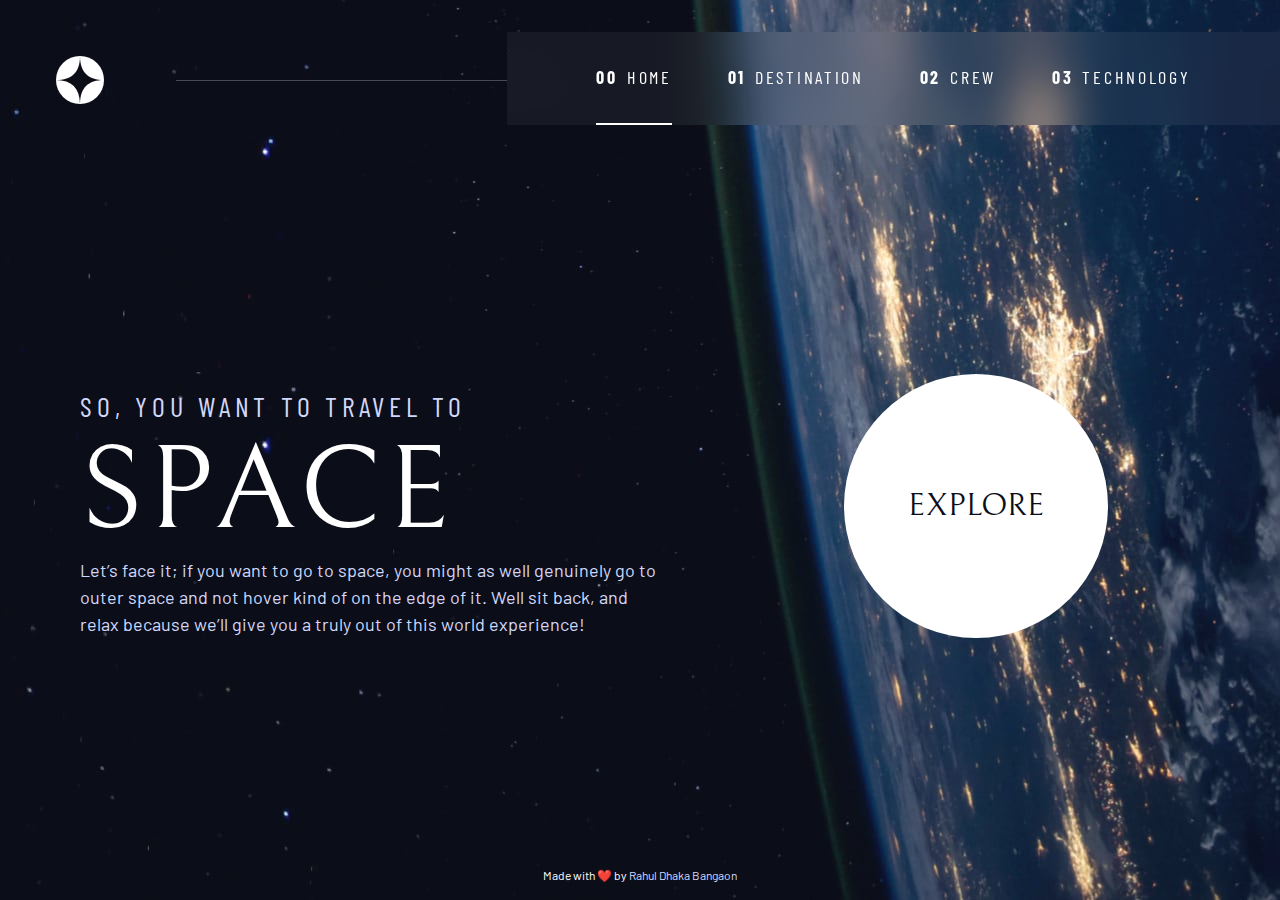
<file: index.html>
<!DOCTYPE html>
<html lang="en">
<head>
  <meta charset="UTF-8">
  <meta name="viewport" content="width=device-width, initial-scale=1.0">

  <link rel="icon" type="image/png" sizes="32x32" href="assets/favicon-32x32.png">
  <!-- Google fonts -->
  <link rel="preconnect" href="https://fonts.googleapis.com">
  <link rel="preconnect" href="https://fonts.gstatic.com" crossorigin>
  <link href="https://fonts.googleapis.com/css2?family=Barlow+Condensed:wght@400;700&family=Bellefair&family=Barlow:wght@400;700&display=swap"
      rel="stylesheet">
      
  <!-- Our custom CSS -->
  <link rel="stylesheet" href="index.css">
  <title>Frontend Mentor | Space tourism website</title>

  <!-- JavaScript -->
  <script src="./navigation.js" defer></script>

</head>
<body class="home">
        <header class="primary-header flex">
            <!-- logo -->
            <div class="logo">
                <img src="./assets/shared/logo.svg" alt="space tourism logo">
            </div>
            <!-- hamburg button for mobile -->
            <button class="mobile-nav-toggle" aria-controls="primary-navigation" aria-expanded="false"><span class="sr-only">Menu</span></button>
            <!-- navbar -->
            <nav>
                <ul id="primary-navigation" data-visible="false" class="primary-navigation underline-indicators flex">
                    <li class="active"><a class="ff-sans-cond uppercase text-white letter-spacing-2" href="index.html"><span aria-hidden="true">00</span>Home</a>
                    <li><a class="ff-sans-cond uppercase text-white letter-spacing-2" href="destination.html"><span aria-hidden="true">01</span>Destination</a>
                    <li><a class="ff-sans-cond uppercase text-white letter-spacing-2" href="crew.html"><span aria-hidden="true">02</span>Crew</a>
                    <li><a class="ff-sans-cond uppercase text-white letter-spacing-2" href="technology.html"><span aria-hidden="true">03</span>Technology</a>
                </ul>
            </nav>
        </header>
        <main class="grid-container grid-container--home">
            <div>
            <h1 class="text-accent ff-sans-cond fs-500 letter-spacing-1 uppercase">So, you want to travel to <span class="d-block text-white ff-serif fs-900">Space</span></h1>
            <p class="text-accent ff-sans-normal">Let’s face it; if you want to go to space, you might as well genuinely go to 
                outer space and not hover kind of on the edge of it. Well sit back, and relax 
                because we’ll give you a truly out of this world experience!
            </p>
            </div>
            <div>
            <a href="destination.html" class="large-button ff-serif uppercase text-dark bg-white">Explore</a>
            </div>
        </main>
        <footer class="primary-footer ff-sans-normal">Made with ❤️ by <a href="https://www.linkedin.com/in/rahulbangaon/" target="_blank">Rahul Dhaka Bangaon</a></footer>

  

</body>
</html>
</file>
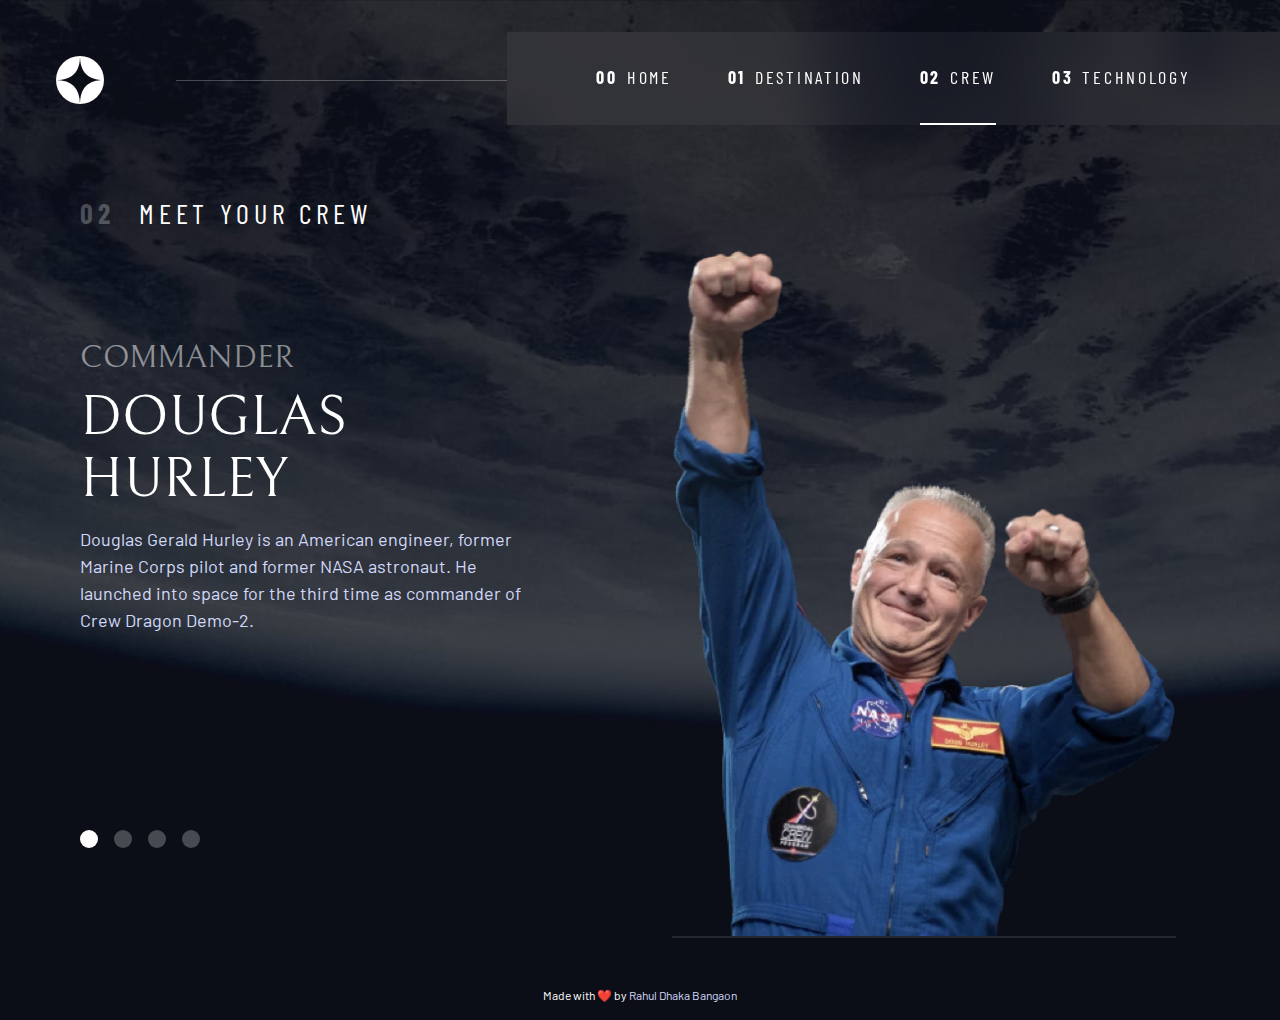
<file: crew.html>
<!DOCTYPE html>
<html lang="en">
<head>
  <meta charset="UTF-8">
  <meta name="viewport" content="width=device-width, initial-scale=1.0">

  <link rel="icon" type="image/png" sizes="32x32" href="assets/favicon-32x32.png">
  <!-- Google fonts -->
  <link rel="preconnect" href="https://fonts.googleapis.com">
  <link rel="preconnect" href="https://fonts.gstatic.com" crossorigin>
  <link href="https://fonts.googleapis.com/css2?family=Barlow+Condensed:wght@400;700&family=Bellefair&family=Barlow:wght@400;700&display=swap"
      rel="stylesheet">
      
  <!-- Our custom CSS -->
  <link rel="stylesheet" href="index.css">
  <title>Frontend Mentor | Space tourism website</title>

  <!-- JavaScript -->
  <script src="./navigation.js" defer></script>
  <script src="./tabs.js" defer></script>

</head>
<body class="crew">
    <header class="primary-header flex">
        <!-- logo -->
        <div class="logo">
            <img src="./assets/shared/logo.svg" alt="space tourism logo" >
        </div>
        <!-- hamburg button for mobile -->
        <button class="mobile-nav-toggle" aria-controls="primary-navigation" aria-expanded="false"><span class="sr-only">Menu</span></button>
        <!-- navbar -->
        <nav>
            <ul id="primary-navigation" data-visible="false" class="primary-navigation underline-indicators flex">
                <li><a class="ff-sans-cond uppercase text-white letter-spacing-2" href="index.html"><span aria-hidden="true">00</span>Home</a>
                <li><a class="ff-sans-cond uppercase text-white letter-spacing-2" href="destination.html"><span aria-hidden="true">01</span>Destination</a>
                <li class="active"><a class="ff-sans-cond uppercase text-white letter-spacing-2" href="crew.html"><span aria-hidden="true">02</span>Crew</a>
                <li><a class="ff-sans-cond uppercase text-white letter-spacing-2" href="technology.html"><span aria-hidden="true">03</span>Technology</a>
            </ul>
        </nav>
    </header>
    <main class="grid-container grid-container--crew flow">

        <h1 class="numbered-title"><span aria-hidden="true">02</span> Meet your crew</h1>

        <!--crew image-->

        <!-- commander -->
        <picture id="commander-image">
            <source srcset="./assets/crew/image-douglas-hurley.webp" type="image/webp">
            <img src="./assets/crew/image-douglas-hurley.png" alt="image-douglas-hurley">
        </picture>

        <!-- misson specialist -->
        <picture id="specialist-image" hidden>
            <source srcset="./assets/crew/image-mark-shuttleworth.webp" type="image/webp">
            <img src="./assets/crew/image-mark-shuttleworth.png" alt="image-mark-shuttleworth">
        </picture>

        <!-- pilot -->
        <picture id="pilot-image" hidden>
            <source srcset="./assets/crew/image-victor-glover.webp" type="image/webp">
            <img src="./assets/crew/image-victor-glover.png" alt="image-victor-glover">
        </picture>

        <!-- flight engineer -->
        <picture id="engineer-image" hidden>
            <source srcset="./assets/crew/image-anousheh-ansari.webp" type="image/webp">
            <img src="./assets/crew/image-anousheh-ansari.png" alt="image-anousheh-ansari">
        </picture>

        <!-- dot indicators -->

        <div class="dot-indicators flex" role="tablist">
            <button aria-selected="true" role="tab" aria-controls="commander-tab" data-image="commander-image"><span class="sr-only">The Commander</span></button>
            <button aria-selected="false" role="tab" aria-controls="specialist-tab" data-image="specialist-image"><span class="sr-only">The Mission Specialist</span></button>
            <button aria-selected="false" role="tab" aria-controls="pilot-tab" data-image="pilot-image"><span class="sr-only">The Pilot</span></button>
            <button aria-selected="false" role="tab" aria-controls="engineer-tab" data-image="engineer-image"><span class="sr-only">The Crew Engineer</span></button>
        </div>


        <!-- ------------ -->
        <!--   content    -->
        <!-- ------------ -->

        <!-- commander -->
        <article  id="commander-tab" class="crew-details content flow" role="tabpanel">
            <header class="flow flow--space-small">
                <h2 class="text-accent fs-600 ff-serif uppercase">Commander</h2>
                <p class="fs-700 uppercase ff-serif">Douglas Hurley</p>
            </header>
            <p class="text-accent">Douglas Gerald Hurley is an American engineer, former Marine Corps pilot 
            and former NASA astronaut. He launched into space for the third time as 
            commander of Crew Dragon Demo-2.</p>
        </article>

        <!-- misson specialist -->
        <article hidden id="specialist-tab" class="crew-details  content flow" role="tabpanel">
            <header class="flow flow--space-small">
                <h2 class="text-accent fs-600 ff-serif uppercase">Mission Specialist</h2>
                <p class="fs-700 uppercase ff-serif">Mark Shuttleworth</p>
            </header>
            <p class="text-accent"> Mark Richard Shuttleworth is the founder and CEO of Canonical, the company behind 
            the Linux-based Ubuntu operating system. Shuttleworth became the first South 
            African to travel to space as a space tourist.</p>
        </article>

        <!-- pilot -->
        <article hidden id="pilot-tab" class="crew-details content flow" role="tabpanel">
            <header class="flow flow--space-small">
                <h2 class="text-accent fs-600 ff-serif uppercase">Pilot</h2>
                <p class="fs-700 uppercase ff-serif">Victor Glover</p>
            </header>
            <p class="text-accent">Pilot on the first operational flight of the SpaceX Crew Dragon to the 
                International Space Station. Glover is a commander in the U.S. Navy where 
                he pilots an F/A-18.He was a crew member of Expedition 64, and served as a 
                station systems flight engineer. </p>
        </article>

        <!-- flight engineer -->
        <article hidden id="engineer-tab" class="crew-details content flow" role="tabpanel">
            <header class="flow flow--space-small">
                <h2 class="text-accent fs-600 ff-serif uppercase">Flight Engineer</h2>
                <p class="fs-700 uppercase ff-serif">Anousheh Ansari</p>
            </header>
            <p class="text-accent">Anousheh Ansari is an Iranian American engineer and co-founder of Prodea Systems. 
                Ansari was the fourth self-funded space tourist, the first self-funded woman to 
                fly to the ISS, and the first Iranian in space.</p>
        </article>


    </main>

    <footer class="primary-footer ff-sans-normal">Made with ❤️ by <a href="https://www.linkedin.com/in/rahulbangaon/" target="_blank">Rahul Dhaka Bangaon</a></footer>


</body>
</html>
</file>
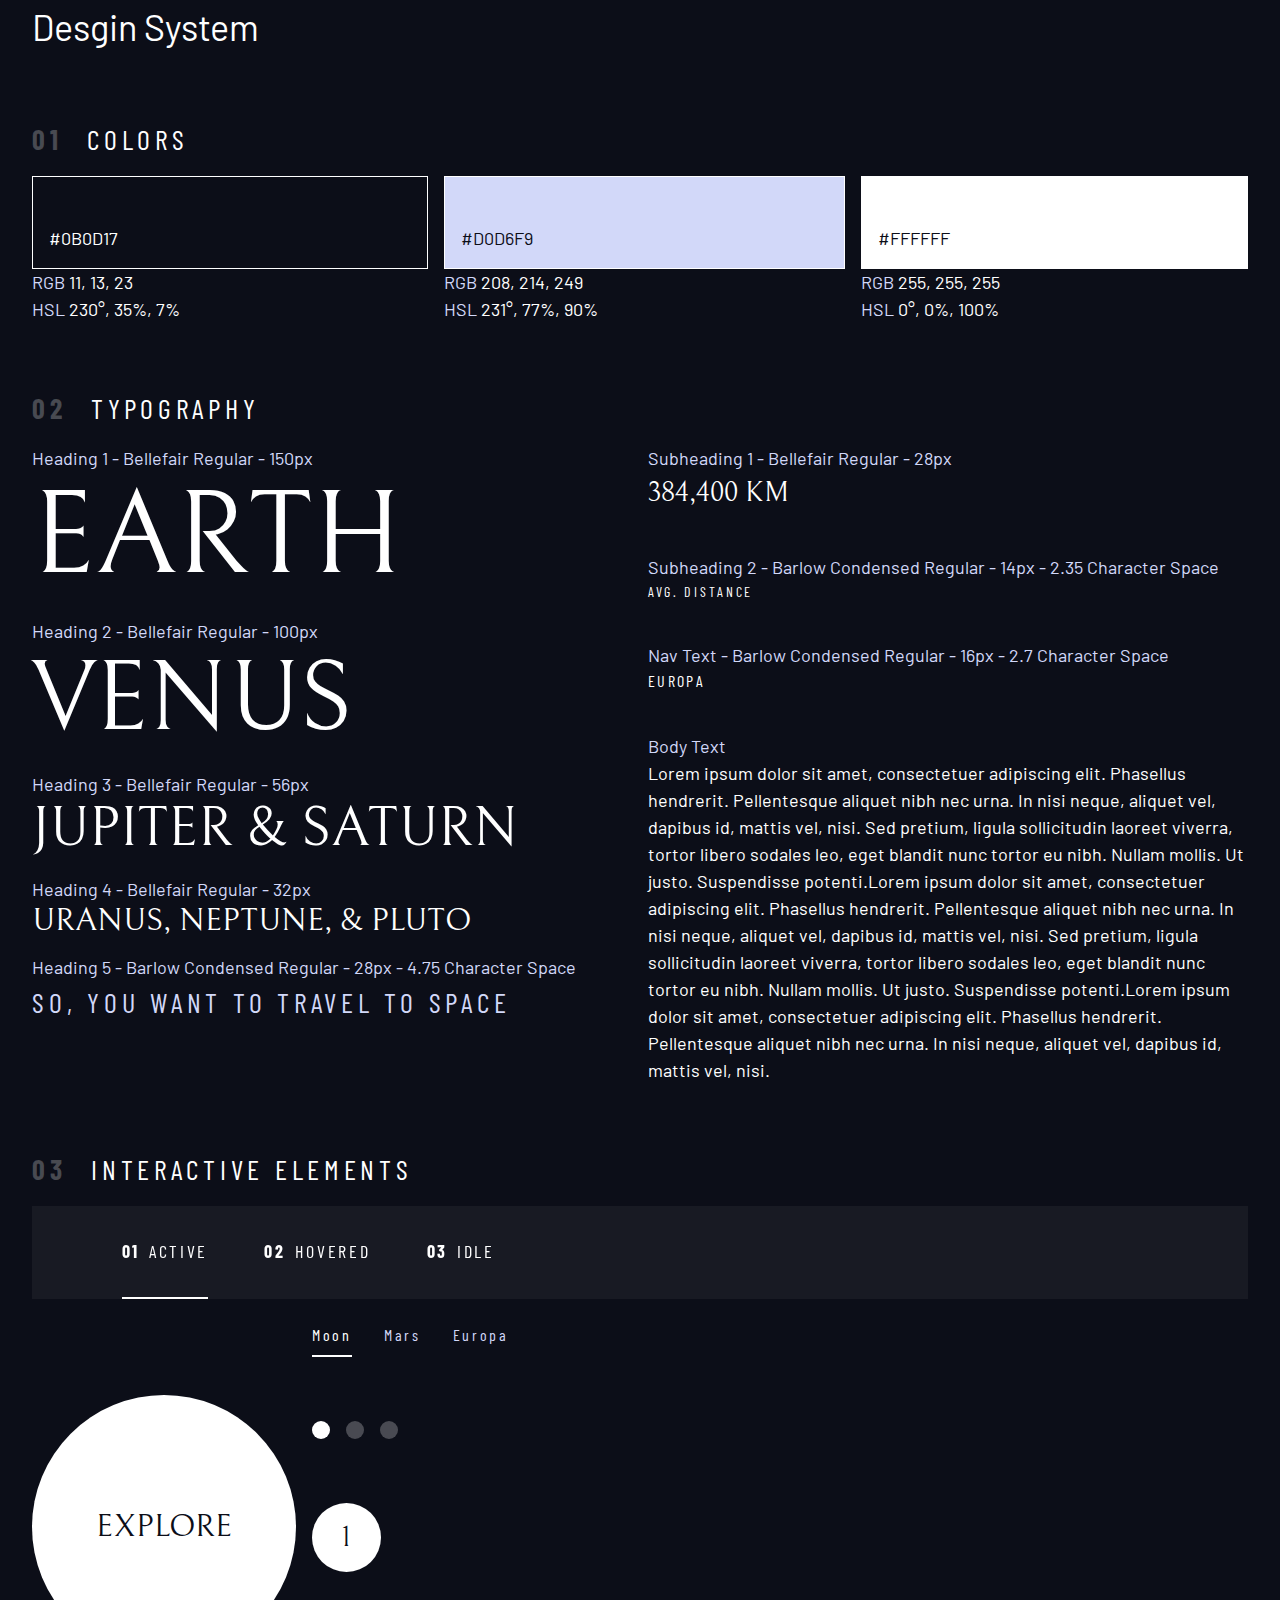
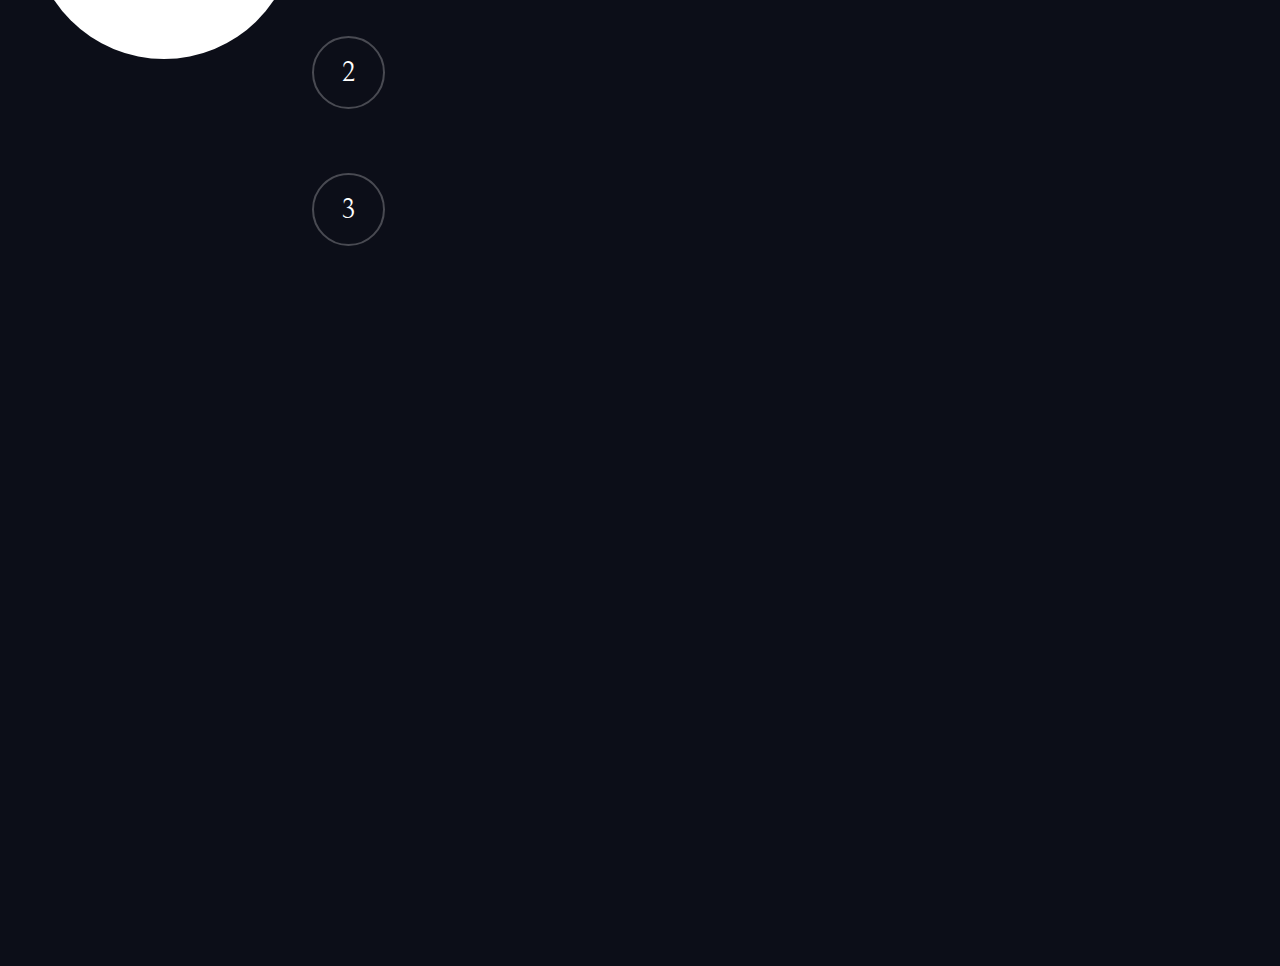
<file: designSystem.html>
<html>
    <head>
        <title>Desgin System</title>
        <!-- Google fonts -->
        <link rel="preconnect" href="https://fonts.googleapis.com">
        <link rel="preconnect" href="https://fonts.gstatic.com" crossorigin>
        <link href="https://fonts.googleapis.com/css2?family=Barlow+Condensed:wght@400;700&family=Bellefair&family=Barlow:wght@400;700&display=swap"
            rel="stylesheet">
        <!-- CSS -->
        <link rel="stylesheet" href="index.css">
    </head>
    <body>
        
        <div class="container">
            <h1>Desgin System</h1>
            <!-- color section -->
            <section class="flow" id="colors" style="margin: 4rem 0">
                <h2 class="numbered-title"><span>01</span> colors</h2>
                <div class="flex">
                    <div style="flex-grow: 1;">
                        <div class="bg-dark text-white" style="padding: 3rem 1rem 1rem; border: 1px solid white">#0B0D17</div>
                        <p><span class="text-accent">RGB</span> 11, 13, 23</p>
                        <p><span class="text-accent">HSL</span> 230°, 35%, 7%</p>
                    </div>
                    <div style="flex-grow: 1;">
                        <div class="bg-accent text-dark" style="padding: 3rem 1rem 1rem; border: 1px solid white">#D0D6F9</div>
                        <p><span class="text-accent">RGB</span> 208, 214, 249</p>
                        <p><span class="text-accent">HSL</span> 231°, 77%, 90%</p>
                    </div>
                    <div style="flex-grow: 1;">
                        <div class="bg-white text-dark" style="padding: 3rem 1rem 1rem; border: 1px solid white;">#FFFFFF</div>
                        <p><span class="text-accent">RGB</span> 255, 255, 255</p>
                        <p><span class="text-accent">HSL</span> 0°, 0%, 100%</p>
                    </div>
                </div>
            </section>

            <!-- Typography -->

            <section class="flow" id="typography"  style="margin: 4rem 0">
                <h2 class="numbered-title"><span>02 </span>Typography</h2>
                <div class="flex">
                    <div class="flow" style="flex-basis: 100%">
                        <div> 
                            <p class="text-accent">Heading 1 - Bellefair Regular - 150px</p>
                            <p class="ff-serif fs-900 uppercase">Earth</p>
                        </div>
                        <div> 
                            <p class="text-accent">Heading 2 - Bellefair Regular - 100px</p>
                            <p class="ff-serif fs-800 uppercase">Venus</p>
                        </div>
                        <div> 
                            <p class="text-accent">Heading 3 - Bellefair Regular - 56px</p>
                            <p class="ff-serif fs-700 uppercase">Jupiter & Saturn</p>
                        </div>
                        <div> 
                            <p class="text-accent">Heading 4 - Bellefair Regular - 32px</p>
                            <p class="ff-serif fs-600 uppercase">Uranus, Neptune, & Pluto</p>
                        </div>
                        <div> 
                            <p class="text-accent">Heading 5 - Barlow Condensed Regular - 28px - 4.75 Character Space</p>
                            <p class="text-accent ff-sans-cond fs-500 uppercase letter-spacing-1">So, you want to travel to space</p>
                        </div>
                    
                    </div>
                    
                    <div class="flow" style="flex-basis: 100%; --flow-space:2.5rem;">
                        <div> 
                            <p class="text-accent">Subheading 1 - Bellefair Regular - 28px</p>
                            <p class="ff-serif fs-500 uppercase">384,400 km</p>
                        </div>
                        <div> 
                            <p class="text-accent">Subheading 2 - Barlow Condensed Regular - 14px - 2.35 Character Space</p>
                            <p class="ff-sans-cond fs-200 uppercase letter-spacing-2">Avg. Distance</p>
                        </div>
                        <div> 
                            <p class="text-accent">Nav Text - Barlow Condensed Regular - 16px - 2.7 Character Space</p>
                            <p class="ff-sans-cond fs-300 uppercase letter-spacing-3">Europa</p>
                        </div>
                        <div> 
                            <p class="text-accent">Body Text</p>
                            <p class="ff-sans-normal fs-400">Lorem ipsum dolor sit amet, consectetuer adipiscing elit. Phasellus hendrerit. Pellentesque aliquet nibh nec urna. In nisi neque, aliquet vel, dapibus id, mattis vel, nisi. Sed pretium, ligula sollicitudin laoreet viverra, tortor libero sodales leo, eget blandit nunc tortor eu nibh. Nullam mollis. Ut justo. Suspendisse potenti.Lorem ipsum dolor sit amet, consectetuer adipiscing elit. Phasellus hendrerit. Pellentesque aliquet nibh nec urna. In nisi neque, aliquet vel, dapibus id, mattis vel, nisi. Sed pretium, ligula sollicitudin laoreet viverra, tortor libero sodales leo, eget blandit nunc tortor eu nibh. Nullam mollis. Ut justo. Suspendisse potenti.Lorem ipsum dolor sit amet, consectetuer adipiscing elit. Phasellus hendrerit. Pellentesque aliquet nibh nec urna. In nisi neque, aliquet vel, dapibus id, mattis vel, nisi. </p>
                        </div>
                    </div>
                </div>
            </section>

            <!-- Interactive Elements -->
            <section class="flow" id="interactive-elements">
                <h2 class="numbered-title"><span>03</span> Interactive elements</h2>
                
                <!-- navigation -->
                <div>
                    <nav>
                        <ul class="primary-navigation underline-indicators flex">
                            <li class="active"><a class="ff-sans-cond uppercase text-white letter-spacing-2" href="#"><span>01</span>Active</a>
                            <li><a class="ff-sans-cond uppercase text-white letter-spacing-2" href="#"><span>02</span>Hovered</a>
                            <li><a class="ff-sans-cond uppercase text-white letter-spacing-2" href="#"><span>03</span>Idle</a>
                        </ul>
                    </nav>
                </div>
                
                <div class="flex">
                    <div style="margin-top: 5rem;">
                        <!-- explore button -->
                        <a href="#" class="large-button ff-serif fs-600 uppercase text-dark bg-white">Explore</a>
                    </div>
                    
                    <div class="flow" style="margin-bottom: 80vh; --flow-space: 4rem">
                        <!-- Tabs -->
                        <div class="tab-list underline-indicators flex" role="tablist">
                            <button aria-selected="true" class="text-accent ff-sans-cond fs-300 letter-spacing-2" role="tab" aria-controls="moon-tab">Moon</button>
                            <button aria-selected="false" class="text-accent ff-sans-cond fs-300 letter-spacing-2" role="tab" aria-controls="mars-tab">Mars</button>
                            <button aria-selected="false" class="text-accent ff-sans-cond fs-300 letter-spacing-2" role="tab" aria-controls="europa-tab">Europa</button>
                        </div>
                        
                        <!-- Dots -->
                        <div class="dot-indicators flex">
                            <button aria-selected="true"><span class="sr-only">Slide title</span></button>
                            <button aria-selected="false"><span class="sr-only">Slide title</span></button>
                            <button aria-selected="false"><span class="sr-only">Slide title</span></button>
                        </div>
                        
                        
                        <!-- Numbers -->
                        <div class="number-indicators flow">
                            <button class="ff-serif fs-500 text-white" aria-selected="true">1</button>
                            <button class="ff-serif fs-500 text-white" aria-selected="false">2</button>
                            <button class="ff-serif fs-500 text-white" aria-selected="false">3</button>
                        </div>
                    </div>
                </div>
                
            </section>
        </div>

    </body>
</html>
</file>
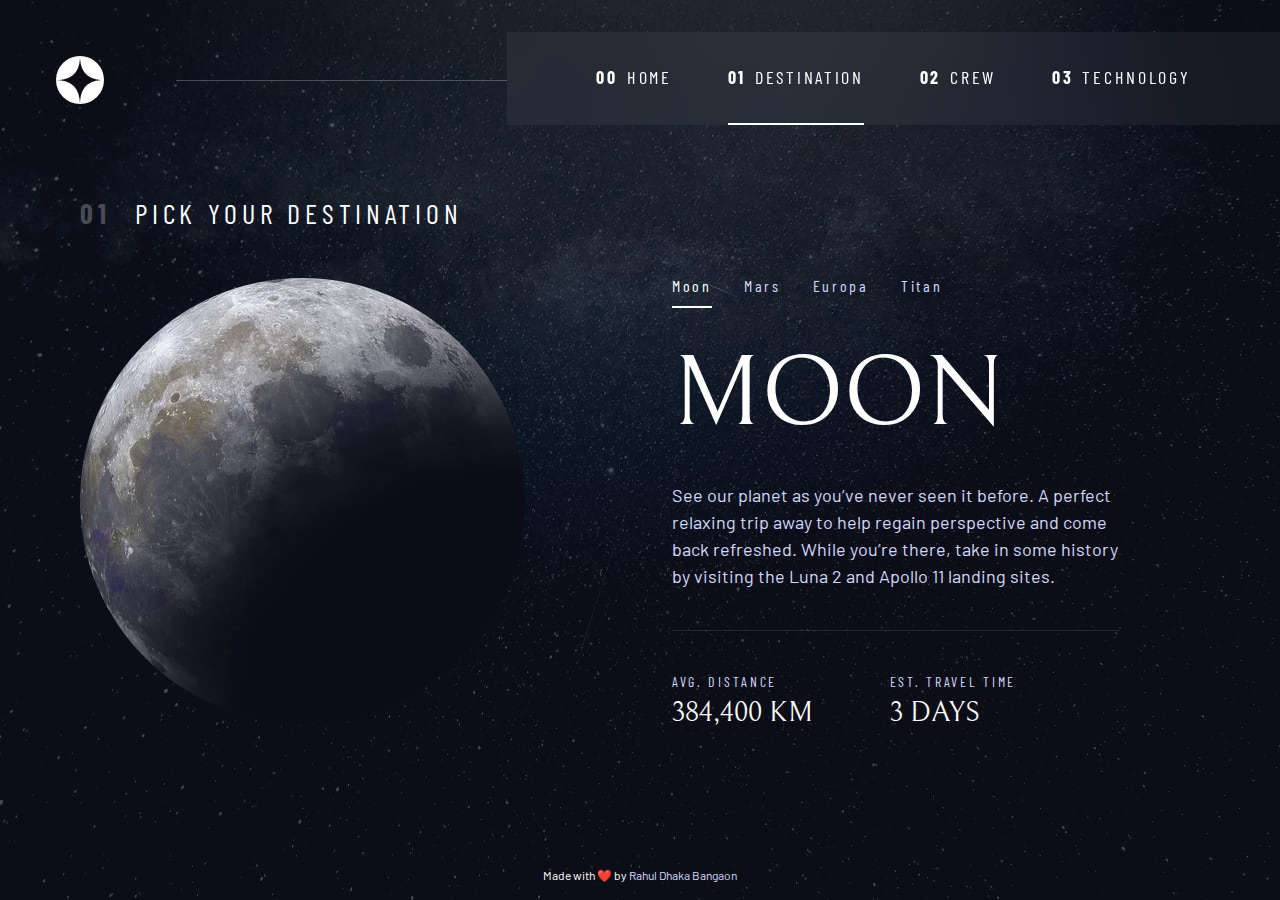
<file: destination.html>
<!DOCTYPE html>
<html lang="en">
<head>
  <meta charset="UTF-8">
  <meta name="viewport" content="width=device-width, initial-scale=1.0">

  <link rel="icon" type="image/png" sizes="32x32" href="assets/favicon-32x32.png">
  <!-- Google fonts -->
  <link rel="preconnect" href="https://fonts.googleapis.com">
  <link rel="preconnect" href="https://fonts.gstatic.com" crossorigin>
  <link href="https://fonts.googleapis.com/css2?family=Barlow+Condensed:wght@400;700&family=Bellefair&family=Barlow:wght@400;700&display=swap"
      rel="stylesheet">
      
  <!-- Our custom CSS -->
  <link rel="stylesheet" href="index.css">
  <title>Frontend Mentor | Space tourism website</title>

  <!-- JavaScript -->
  <script src="./navigation.js" defer></script>
  <script src="./tabs.js" defer></script>

</head>
<body class="destination">
    <header class="primary-header flex">
        <!-- logo -->
        <div class="logo">
            <img src="./assets/shared/logo.svg" alt="space tourism logo" >
        </div>
        <!-- hamburg button for mobile -->
        <button class="mobile-nav-toggle" aria-controls="primary-navigation" aria-expanded="false"><span class="sr-only">Menu</span></button>
        <!-- navbar -->
        <nav>
            <ul id="primary-navigation" data-visible="false" class="primary-navigation underline-indicators flex">
                <li><a class="ff-sans-cond uppercase text-white letter-spacing-2" href="index.html"><span aria-hidden="true">00</span>Home</a>
                <li class="active"><a class="ff-sans-cond uppercase text-white letter-spacing-2" href="destination.html"><span aria-hidden="true">01</span>Destination</a>
                <li><a class="ff-sans-cond uppercase text-white letter-spacing-2" href="crew.html"><span aria-hidden="true">02</span>Crew</a>
                <li><a class="ff-sans-cond uppercase text-white letter-spacing-2" href="technology.html"><span aria-hidden="true">03</span>Technology</a>
            </ul>
        </nav>
    </header>
    <main class="grid-container grid-container--destination flow">

        <h1 class="numbered-title"><span aria-hidden="true">01</span> Pick your destination</h1>
        
        <!-- ------ -->
        <!-- images -->
        <!-- ------ -->

        <!-- moon -->
        <picture id="moon-image">
            <source srcset="./assets/destination/image-moon.webp" type="image/webp">
            <img src="./assets/destination/image-moon.png" alt="moon-image">   
        </picture>

        <!-- mars -->
        <picture id="mars-image" hidden>
            <source srcset="./assets/destination/image-mars.webp" type="image/webp">
            <img src="./assets/destination/image-mars.png" alt="mars-image">   
        </picture>

        <!-- europa -->
        <picture id="europa-image" hidden>
            <source srcset="./assets/destination/image-europa.webp" type="image/webp">
            <img src="./assets/destination/image-europa.png" alt="europa-image">   
        </picture>

        <!-- titan -->
        <picture id="titan-image" hidden>
            <source srcset="./assets/destination/image-titan.webp" type="image/webp">
            <img src="./assets/destination/image-titan.png" alt="titan-image">   
        </picture>


        <!-- ---- -->
        <!-- Tabs -->
        <!-- ---- -->

        <div class="tab-list underline-indicators flex" role="tablist">
            <button aria-selected="true" class="text-accent ff-sans-cond fs-300 letter-spacing-2" role="tab" aria-controls="moon-tab" tabindex="0" data-image="moon-image">Moon</button>
            <button aria-selected="false" class="text-accent ff-sans-cond fs-300 letter-spacing-2" role="tab" aria-controls="mars-tab" tabindex="-1" data-image="mars-image">Mars</button>
            <button aria-selected="false" class="text-accent ff-sans-cond fs-300 letter-spacing-2" role="tab" aria-controls="europa-tab" tabindex="-1" data-image="europa-image">Europa</button>
            <button aria-selected="false" class="text-accent ff-sans-cond fs-300 letter-spacing-2" role="tab" aria-controls="titan-tab" tabindex="-1" data-image="titan-image">Titan</button>
        </div>


        <!-- ------- -->
        <!-- content -->
        <!-- ------- -->

        <!-- Moon -->
        <article class="destination-info content flow" id="moon-tab" role="tabpanel">
            <h2 class="text-white ff-serif fs-800 uppercase">Moon</h2>
        
            <p class="text-accent">See our planet as you’ve never seen it before. A perfect relaxing trip away to help 
            regain perspective and come back refreshed. While you’re there, take in some history 
            by visiting the Luna 2 and Apollo 11 landing sites.</p>
            <div class="destination-meta flex">
                <div>
                    <h3 class="text-accent ff-sans-cond fs-200 uppercase letter-spacing-2">Avg. Distance</h3>
                    <p class="ff-serif uppercase">384,400 km</p>
                </div>
                
                <div>
                    <h3 class="text-accent ff-sans-cond fs-200 uppercase letter-spacing-2">Est. travel time</h3>
                    <p class="ff-serif uppercase">3 days</p>
                </div>
            </div>
        </article>

        <!-- Mars -->
        <article hidden class="destination-info content flow" id="mars-tab" role="tabpanel">
            <h2 class="text-white ff-serif fs-800 uppercase">Mars</h2>
        
            <p class="text-accent">Don’t forget to pack your hiking boots. You’ll need them to tackle Olympus Mons, the tallest planetary mountain in our solar system. It’s two and a half times the size of Everest!</p>
            <div class="destination-meta flex">
                <div>
                    <h3 class="text-accent ff-sans-cond fs-200 uppercase letter-spacing-2">Avg. Distance</h3>
                    <p class="ff-serif uppercase">225 MIL. km</p>
                </div>
                
                <div>
                    <h3 class="text-accent ff-sans-cond fs-200 uppercase letter-spacing-2">Est. travel time</h3>
                    <p class="ff-serif uppercase">9 months</p>
                </div>
            </div>
        </article>

        <!-- Europa -->
        <article hidden class="destination-info content flow" id="europa-tab" role="tabpanel">
            <h2 class="text-white ff-serif fs-800 uppercase">Europa</h2>
        
            <p class="text-accent">The smallest of the four Galilean moons orbiting Jupiter, Europa is a winter lover’s dream. With an icy surface, it’s perfect for a bit of ice skating, curling, hockey, or simple relaxation in your snug wintery cabin.</p>
            <div class="destination-meta flex">
                <div>
                    <h3 class="text-accent ff-sans-cond fs-200 uppercase letter-spacing-2">Avg. Distance</h3>
                    <p class="ff-serif uppercase">628 MIL. km</p>
                </div>
                
                <div>
                    <h3 class="text-accent ff-sans-cond fs-200 uppercase letter-spacing-2">Est. travel time</h3>
                    <p class="ff-serif uppercase">3 years</p>
                </div>
            </div>
        </article>

        <!-- Titan -->
        <article hidden class="destination-info content flow" id="titan-tab" role="tabpanel">
            <h2 class="text-white ff-serif fs-800 uppercase">Titan</h2>
        
            <p class="text-accent">The only moon known to have a dense atmosphere other than Earth, Titan is a home away from home (just a few hundred degrees colder!). As a bonus, you get striking views of the Rings of Saturn.</p>
            <div class="destination-meta flex">
                <div>
                    <h3 class="text-accent ff-sans-cond fs-200 uppercase letter-spacing-2">Avg. Distance</h3>
                    <p class="ff-serif uppercase">1.6 BIL. km</p>
                </div>
                
                <div>
                    <h3 class="text-accent ff-sans-cond fs-200 uppercase letter-spacing-2">Est. travel time</h3>
                    <p class="ff-serif uppercase">7 years</p>
                </div>
            </div>
        </article>
    </main>

    <footer class="primary-footer ff-sans-normal">Made with ❤️ by <a href="https://www.linkedin.com/in/rahulbangaon/" target="_blank">Rahul Dhaka Bangaon</a></footer>


</body>
</html>
</file>
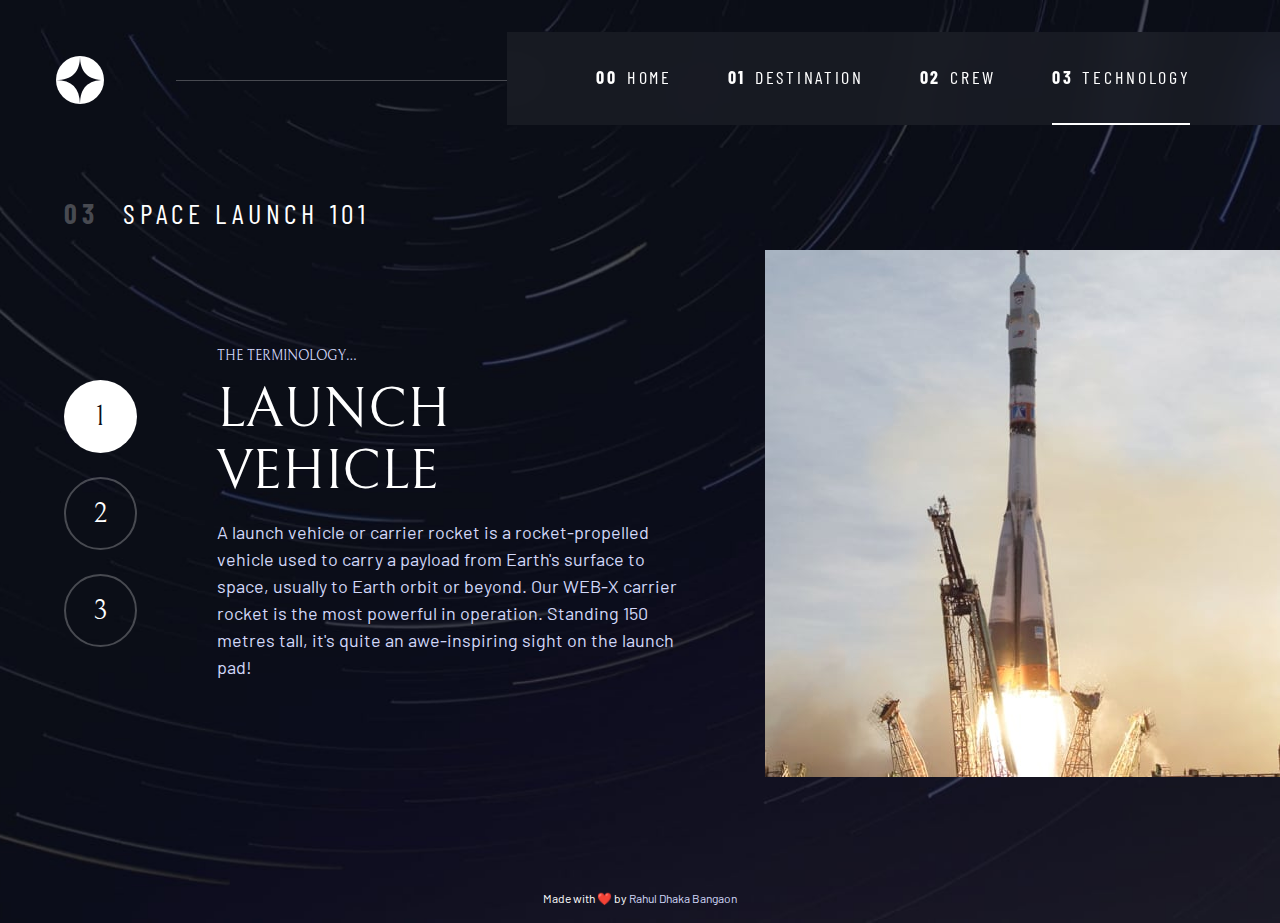
<file: technology.html>
<!DOCTYPE html>
<html lang="en">
<head>
  <meta charset="UTF-8">
  <meta name="viewport" content="width=device-width, initial-scale=1.0">

  <link rel="icon" type="image/png" sizes="32x32" href="assets/favicon-32x32.png">
  <!-- Google fonts -->
  <link rel="preconnect" href="https://fonts.googleapis.com">
  <link rel="preconnect" href="https://fonts.gstatic.com" crossorigin>
  <link href="https://fonts.googleapis.com/css2?family=Barlow+Condensed:wght@400;700&family=Bellefair&family=Barlow:wght@400;700&display=swap"
      rel="stylesheet">
      
  <!-- Our custom CSS -->
  <link rel="stylesheet" href="index.css">
  <title>Frontend Mentor | Space tourism website</title>

  <!-- JavaScript -->
  <script src="./navigation.js" defer></script>
  <script src="./tabs.js" defer></script>

</head>
<body class="technology">
    <header class="primary-header flex">
        <!-- logo -->
        <div class="logo">
            <img src="./assets/shared/logo.svg" alt="space tourism logo" >
        </div>
        <!-- hamburg button for mobile -->
        <button class="mobile-nav-toggle" aria-controls="primary-navigation" aria-expanded="false"><span class="sr-only">Menu</span></button>
        <!-- navbar -->
        <nav>
            <ul id="primary-navigation" data-visible="false" class="primary-navigation underline-indicators flex">
                <li><a class="ff-sans-cond uppercase text-white letter-spacing-2" href="index.html"><span aria-hidden="true">00</span>Home</a></li>
                <li><a class="ff-sans-cond uppercase text-white letter-spacing-2" href="destination.html"><span aria-hidden="true">01</span>Destination</a></li>
                <li><a class="ff-sans-cond uppercase text-white letter-spacing-2" href="crew.html"><span aria-hidden="true">02</span>Crew</a></li>
                <li class="active"><a class="ff-sans-cond uppercase text-white letter-spacing-2" href="technology.html"><span aria-hidden="true">03</span>Technology</a></li>
            </ul>
        </nav>
    </header>
    <main class="grid-container grid-container--technology flow">

        <h1 class="numbered-title"><span aria-hidden="true">03</span> SPACE LAUNCH 101</h1>
        
        <!-- ------ -->
        <!-- images -->
        <!-- ------ -->

        <!-- launch-vehical -->
        <picture id="launch-vehical-image">
            <img src="./assets/technology/image-launch-vehicle-landscape.jpg" alt="launch-vehical-image">   
            <img src="./assets/technology/image-launch-vehicle-portrait.jpg" class="desktop-image" alt="launch-vehical-image">   
        </picture>

        <!-- spaceport -->
        <picture id="spaceport-image" hidden>
            <img src="./assets/technology/image-spaceport-landscape.jpg" alt="spaceport-image">   
            <img src="./assets/technology/image-spaceport-portrait.jpg" class="desktop-image" alt="spaceport-image">   
        </picture>

        <!-- space-capsule -->
        <picture id="space-capsule-image" hidden>
            <img src="./assets/technology/image-space-capsule-landscape.jpg" alt="space-capsule-image">   
            <img src="./assets/technology/image-space-capsule-portrait.jpg" class="desktop-image" alt="space-capsule-image">   
        </picture>



        <!-- ---- -->
        <!-- Tabs -->
        <!-- ---- -->

        <div class="number-indicators flex" role="tablist">
            <button class="ff-serif fs-500 text-white" aria-selected="true" role="tab" aria-controls="launch-vehical-tab" data-image="launch-vehical-image">1</button>
            <button class="ff-serif fs-500 text-white" aria-selected="false" role="tab" aria-controls="spaceport-tab" data-image="spaceport-image">2</button>
            <button class="ff-serif fs-500 text-white" aria-selected="false" role="tab" aria-controls="space-capsule-tab" data-image="space-capsule-image">3</button>
        </div>


        <!-- ------- -->
        <!-- content -->
        <!-- ------- -->

        <!-- launch-vehical -->
        <article class="technology-info flow" id="launch-vehical-tab" role="tabpanel">
            <header class="flow flow--space-small">
                <p class="text-accent fs-200 ff-serif uppercase">THE TERMINOLOGY…</p>
                <h2 class="fs-700 uppercase ff-serif">LAUNCH VEHICLE</h2>
            </header>
            <p class="text-accent">A launch vehicle or carrier rocket is a rocket-propelled vehicle used to carry a payload from Earth's surface to space, usually to Earth orbit or beyond. Our WEB-X carrier rocket is the most powerful in operation. Standing 150 metres tall, it's quite an awe-inspiring sight on the launch pad!</p>
        </article>

        <!-- spaceport -->
        <article hidden class="technology-info flow" id="spaceport-tab" role="tabpanel">
            <header class="flow flow--space-small">
                <p class="text-accent fs-200 ff-serif uppercase">THE TERMINOLOGY…</p>
                <h2 class="fs-700 uppercase ff-serif">Spaceport</h2>
            </header>
            <p class="text-accent">A spaceport or cosmodrome is a site for launching (or receiving) spacecraft, by analogy to the seaport for ships or airport for aircraft. Based in the famous Cape Canaveral, our spaceport is ideally situated to take advantage of the Earth’s rotation for launch.</p>
        </article>

        <!-- space capsule -->
        <article hidden class="technology-info flow" id="space-capsule-tab" role="tabpanel">
            <header class="flow flow--space-small">
                <p class="text-accent fs-200 ff-serif uppercase">THE TERMINOLOGY…</p>
                <h2 class="fs-700 uppercase ff-serif">Space Capsule</h2>
            </header>
            <p class="text-accent">A space capsule is an often-crewed spacecraft that uses a blunt-body reentry capsule to reenter the Earth's atmosphere without wings. Our capsule is where you'll spend your time during the flight. It includes a space gym, cinema, and plenty of other activities to keep you entertained.</p>
        </article>

    </main>

    <footer class="primary-footer ff-sans-normal">Made with ❤️ by <a href="https://www.linkedin.com/in/rahulbangaon/" target="_blank">Rahul Dhaka Bangaon</a></footer>


</body>
</html>
</file>
<file: index.css>
/* ------------------- */
/* custom properties */
/* ------------------- */

:root{
    /* colors */
    --clr-dark: 230 35% 7%;
    --clr-light: 231 77% 90%;
    --clr-white: 0 0% 100%;

    /* font-sizes */
    --fs-900: clamp(5rem, 8vw + 1rem, 9.375rem);
    --fs-800: 3.5rem;
    --fs-700: 1.5rem;
    --fs-600: 1rem;
    --fs-500: 1rem;
    --fs-400: 0.9375rem;
    --fs-300: 1rem;
    --fs-200: 0.875rem;
    
    /* font-families */
    --ff-serif: "Bellefair", serif;
    --ff-sans-cond: "Barlow Condensed", sans-serif;
    --ff-sans-normal: "Barlow", sans-serif;
}

@media (min-width: 35em) {
    :root {
        --fs-800: 5rem;
        --fs-700: 2.5rem;
        --fs-600: 1.5rem;
        --fs-500: 1.25rem;
        --fs-400: 1rem;
    }
}

@media (min-width: 45em) {
    :root {
        /* font-sizes */
        --fs-800: 6.25rem;
        --fs-700: 3.5rem;
        --fs-600: 2rem;
        --fs-500: 1.75rem;
        --fs-400: 1.125rem;
        --fs-300: 1rem;
        --fs-200: 0.875rem;
    }
}


/* ------------------- */
        /* Rest */
/* ------------------- */

/* box-sizing */

*,
*::before,
*::after{
    box-sizing: border-box;
}
/* Reset Margins */

body,
h1,
h2,
h3,
h4,
h5,
h6,
p,
picture,
figure{
    margin: 0;
}

h1,
h2,
h3,
h4,
h5,
h6,
p {
    font-weight: 400;
}

/* setting up body */
body{
    font-family: var(--ff-sans-normal);
    font-size: var(--fs-400);
    color: hsl( var(--clr-white) );
    background: hsl( var(--clr-dark) );
    line-height: 1.5;
    min-height: 100vh;
    display: grid;
    grid-template-rows: min-content 1fr;
    overflow-x: hidden;
}

/* making work easier with images */
img,
picture{
    max-width: 100%;
    display: block;
}

/* making work easier with form elements */
input,
button,
textarea,
select{
    font: inherit;
}

/* remove animations for people who've turned them off */
@media (prefers-reduced-motion: reduce) {  
    *,
    *::before,
    *::after {
      animation-duration: 0.01ms !important;
      animation-iteration-count: 1 !important;
      transition-duration: 0.01ms !important;
      scroll-behavior: auto !important;
    }
  }


  /* ------------------- */
    /* Utility Classes */
/* ------------------- */

/* general */

.flex{
    display: flex;
    gap: var(--gap,1rem);
}

.grid{
    display: grid;
    gap: var(--gap,1rem);
}

.d-block{
    display: block;
}

.flow > *+*{                                                      /* same as .flow > *:not(:first-child) */
    margin-top: var(--flow-space,1rem);
}

.flow--space-small{
    --flow-space: .75rem;
}

.container{
    padding-inline: 2rem;
    margin-inline: auto;
    max-width: 80rem;
}

.sr-only {
    position: absolute;
    width: 1px;
    height: 1px;
    padding: 0;
    margin: -1px;
    overflow: hidden;
    clip: rect(0, 0, 0, 0);
    white-space: nowrap; /* added line */
    border: 0;
}

/* to hide elements */
[hidden] { display: none !important; }


/* colors */

.bg-dark { background-color: hsl( var(--clr-dark) );}
.bg-accent { background-color: hsl( var(--clr-light) );}
.bg-white { background-color: hsl( var(--clr-white) );}


.text-dark { color: hsl( var(--clr-dark) );}
.text-accent { color: hsl( var(--clr-light) );}
.text-white { color: hsl( var(--clr-white) );}


/* typography */

.ff-serif { font-family: var(--ff-serif); } 
.ff-sans-cond { font-family: var(--ff-sans-cond); } 
.ff-sans-normal { font-family: var(--ff-sans-normal); } 

.letter-spacing-1 { letter-spacing: 4.75px; } 
.letter-spacing-2 { letter-spacing: 2.7px; } 
.letter-spacing-3 { letter-spacing: 2.35px; } 

.uppercase { text-transform: uppercase; }

.fs-900 { font-size: var(--fs-900); }
.fs-800 { font-size: var(--fs-800); }
.fs-700 { font-size: var(--fs-700); }
.fs-600 { font-size: var(--fs-600); }
.fs-500 { font-size: var(--fs-500); }
.fs-400 { font-size: var(--fs-400); }
.fs-300 { font-size: var(--fs-300); }
.fs-200 { font-size: var(--fs-200); }


.fs-900,
.fs-800,
.fs-700,
.fs-600 {
    line-height: 1.1;
}

.numbered-title{
    font-family: var(--ff-sans-cond);
    font-size: var(--fs-500);
    text-transform: uppercase;
    letter-spacing: 4.72px;
}

.numbered-title span{
    margin-right: .5em;
    font-weight: 700;
    color: hsl( var(--clr-white) / .25);
}


/* ------------------- */
/*     components      */
/* ------------------- */


.large-button{
    font-size: 2rem;
    position: relative;
    display: inline-grid;
    place-items: center;
    padding: 0 2em;
    aspect-ratio: 1;
    border-radius: 50%;
    text-decoration: none;
}

.large-button::after{
    content: '';
    position: absolute;
    z-index: 1;
    width: 100%;
    height: 100%;
    z-index: -1;
    opacity: 0;
    border-radius: inherit;
    background: hsl( var(--clr-white)/.15 );
    transition: opacity 500ms linear, transform 750ms ease-in-out;
}
.large-button:hover::after,
.large-button:focus::after{
    opacity: 1;
    transform: scale(1.5);
}

/* primary-header */

.logo{
    margin: 1.5rem clamp(1.5rem, 5vw, 3.5rem);
}
.logo img{
    max-width: none;
}

.primary-header{
    justify-content: space-between;
}

.primary-navigation {
    --gap: clamp(1.5rem , 5vw, 3.5rem);
    --underline-gap: 2rem;
    list-style: none;
    padding: 0;
    margin: 0;
    background: hsl( var(--clr-white)/.05 );
    backdrop-filter: blur(1.5rem);

}

.primary-navigation a{
    text-decoration: none;
}

.primary-navigation a > span {
    font-weight: 700;
    margin-right: .5em;
}

.mobile-nav-toggle{
    display: none;
}

@media (max-width: 35em) {
    .primary-navigation {
        --underline-gap: 0.5rem;
        position: fixed;
        z-index: 1000;
        inset: 0 0 0 30%;
        list-style: none;
        padding: min(20rem, 15vh) 2rem;
        margin: 0;
        flex-direction: column;
        transform: translateX(100%);
        transition: transform 750ms ease-in-out;

    }

    .primary-navigation[data-visible="true"]{
        transform: translateX(0);
    }

    .primary-navigation.underline-indicators > .active{
        border: 0;
    }

    .mobile-nav-toggle{
        display: block;
        position: absolute;
        z-index: 2000;
        right: 1rem;
        top: 2rem;
        background: transparent;
        background-image: url(./assets/shared/icon-hamburger.svg);
        background-repeat: no-repeat;
        width: 1.5rem;
        aspect-ratio: 1;
        border: 0;
    }

    .mobile-nav-toggle[aria-expanded="true"] {
        background-image: url(./assets/shared/icon-close.svg);
    }
    
    .mobile-nav-toggle:focus-visible {
        outline: 5px solid white;
        outline-offset: 5px;
    }

}

@media (min-width:35em){
    .primary-navigation{
        padding-inline: clamp(3.5rem, 7vw, 7rem);
    }
}

@media (min-width:35em) and (max-width:45em){
    .primary-navigation a > span{
        display: none;
    }
}

@media(min-width:45em){
    .primary-header::after{
        content: '';
        display: block;
        position: relative;
        height: 1px;
        width: 100%;
        background: hsl( var(--clr-white) / .25);
        margin: auto;
        margin-right: -3rem;
        order: 1;
    }
    nav{
        order: 2;
    }
    .primary-header{
        margin-block: 2rem;
    }
}

.underline-indicators > *{
    padding: var(--underline-gap,0.5em ) 0;
    cursor: pointer;
    border: 0;
    border-bottom: 0.15em solid hsl( var(--clr-white)/0 );
    background-color: transparent;
}
.underline-indicators > li:hover,button:hover,
.underline-indicators > li:focus,button:focus{
    border-color: hsl( var(--clr-white) / .5);
}

.underline-indicators > .active,
.underline-indicators > [aria-selected="true"] {
    color: hsl( var(--clr-white) / 1);
    border-color: hsl( var(--clr-white) / 1);
}

.tab-list {
    --gap: 2rem;
}

.dot-indicators > * {
    cursor: pointer;
    border: 0;
    border-radius: 50%;
    padding: .5em;
    background-color: hsl( var(--clr-white) / .25);
}

.dot-indicators > button:hover,                               /* *:hover is not working */
.dot-indicators > button:focus {
    background-color: hsl( var(--clr-white) / .5);
}

.dot-indicators > [aria-selected="true"] {
    background-color: hsl( var(--clr-white) / 1); 
}

.number-indicators > *{
    cursor: pointer;
    display: grid;
    place-items: center;
    border: 2px solid hsl( var(--clr-white)/.25 );
    border-radius: 50%;
    aspect-ratio: 1;
    padding: 0 1em;
    background: transparent;
}

.number-indicators > [aria-selected="true"] {
    background-color: hsl( var(--clr-white) / 1);
    color: hsl( var(--clr-dark) ); 
}

.number-indicators > button:hover,                               /* *:hover is not working */
.number-indicators > button:focus {
    border: 2px solid hsl( var(--clr-white) );
    
}

/* ----------------------------- */
/* Page specific background      */
/* ----------------------------- */
body {
    background-size: cover;
    background-position: bottom center;
}
/* home */
.home {
    background-image: url(./assets/home/background-home-mobile.jpg);
}

@media (min-width: 35rem){
    .home{
        background-position: center center;
        background-image: url(./assets/home/background-home-tablet.jpg);
    }
}

@media (min-width: 45rem){
    .home{
        background-image: url(./assets/home/background-home-desktop.jpg);
    }
}

/* destination */

.destination {
    background-image: url(./assets/destination/background-destination-mobile.jpg);
}

@media (min-width: 35rem){
    .destination{
        background-position: center center;
        background-image: url(./assets/destination/background-destination-tablet.jpg);
    }
}

@media (min-width: 45rem){
    .destination{
        background-image: url(./assets/destination/background-destination-desktop.jpg);
    }
}

/* crew */

.crew{
    background-image: url(./assets/crew/background-crew-mobile.jpg);
}

@media (min-width: 35rem){
    .crew{
        background-position: center center;
        background-image: url(./assets/crew/background-crew-tablet.jpg);
    }
}

@media (min-width: 45rem){
    .crew{
        background-image: url(./assets/crew/background-crew-desktop.jpg);
    }
}

/* technology */

.technology{
    background-image: url(./assets/technology/background-technology-mobile.jpg);
}

@media (min-width: 35rem){
    .technology{
        background-position: center center;
        background-image: url(./assets/technology/background-technology-tablet.jpg);
    }
}

@media (min-width: 45rem){
    .technology{
        background-image: url(./assets/technology/background-technology-desktop.jpg);
    }
}


/* ------------------- */
/*     layout          */
/* ------------------- */

.grid-container{
    display: grid;
    text-align: center;
    place-items: center;
    padding-inline: 1rem;
    padding-bottom: 4rem;
}

.grid-container p:not([class]) {
    max-width: 50ch;
}

.numbered-title{
    grid-area: title;
}

/* destination layout */

.grid-container--destination{
    --flow-space: 2rem;
    grid-template-areas:
        'title'
        'image'
        'tabs'
        'content';
}

.grid-container--destination > picture{
    grid-area: image;
    max-width: 60%;
}

.grid-container--destination > .tab-list{
    grid-area: tabs;
}

.grid-container--destination > .destination-info{
    grid-area: content;
}

.destination-meta{
    flex-direction: column;
    border-top: 1px solid hsl( var(--clr-white) / .1);
    padding-top: 2.5rem;
    margin-top: 2.5rem;
}

.destination-meta p{
    font-size: 1.75rem;
}

/* crew layout */

.grid-container--crew{
    /* --flow-space: 2rem; */
    grid-template-areas: 
        'title'
        'image'
        'tabs'
        'content';
}

.grid-container--crew > .crew-details{
    grid-area: content;
}

.grid-container--crew > .dot-indicators{
    grid-area: tabs;
}

.grid-container--crew > picture{
    grid-area: image;
    max-width: 60%;
    border-bottom: 2px solid hsl( var(--clr-white) / .1);
}

.crew-details h2{
    color: hsl( var(--clr-white) / .5);
}

/* technology layout */

.grid-container--technology{
    padding-inline: 0;
    grid-template-areas: 
        'title'
        'image'
        'tabs'
        'content';
}

.grid-container--technology > picture{
    grid-area: image;
}

/* hiding desktop image */
.grid-container--technology .desktop-image{
    display: none;
}

.grid-container--technology > .number-indicators{
    grid-area: tabs;
    --gap: 1.5rem;
    flex-direction: row;
}

.grid-container--technology > .technology-info{
    grid-area: content;
    padding-inline: 1rem;
}



/* media queries */

@media (min-width:35em){
    .numbered-title{
        justify-self: start;
        margin-top: 2rem;
        padding-inline: 2rem;
    }
    .content{
        padding-inline: 3rem;
    }
    .destination-meta{
        flex-direction: row;
        justify-content: space-evenly;
    }
    /* crew layout for tablet */
    .grid-container--crew{
        padding-bottom: 0;
        grid-template-areas: 
            'title'
            'content'
            'tabs'
            'image';
    }

    /* technology layout for tablet */

    .grid-container--technology{
        padding-inline: 0;
        grid-template-areas: 
            'title'
            'image'
            'tabs'
            'content';
    }

    .grid-container--technology > .content{
        padding-inline: 4rem;
    }

    
}

@media (min-width: 45em){
    .grid-container{
        text-align: left;
        grid-template-columns: minmax(2rem,1fr) repeat(2,minmax(0,40rem));
        column-gap: var(--container-gap,2rem);
    }

    .numbered-title{
        padding-inline: 0;
    }

    .content{
        padding-inline: 0;
        padding-inline-end: 7rem;
    }

    .grid-container--home{
        padding-bottom: max(6rem, 20vh);
        align-items: end;
    }

    .grid-container--home > *:first-child{
        grid-column: 2;
    }
    
    .grid-container--home > *:last-child{
        grid-column: 3;
    }

    /* destination layout for desktop */

    .grid-container--destination{
        justify-items: start;
        align-content: start;
        grid-template-areas:
            '. title title .'
            '. image tabs .'
            '. image content .'
    }
    .grid-container--destination > picture,
    .grid-container--crew > picture{
        max-width: 90%;
    }

    .destination-meta{
        --gap: min(6vw,6rem);
        justify-content: start;
    }

    /* crew layout for desktop */
    .grid-container--crew{
        justify-items: start;
        grid-template-areas: 
            '. title title .'
            '. content image .'
            '. tabs image .';
    }

    .grid-container--crew > .dot-indicators{
        justify-self: start;
    }

    .grid-container--crew > picutre {
        /* align-self: end; */
        justify-self: center;
    }

    /* technology layout for desktop */

    .grid-container--technology{
        grid-template-columns: minmax(2rem,1fr) min-content minmax(0,40rem);
        padding-inline: 0;
        grid-template-areas: 
            '. title title .'
            '. tabs content image'
            '. tabs content image';
    }

    .grid-container--technology > .number-indicators{
        flex-direction: column;
        justify-self: start;
        align-self: center;
    }

    .grid-container--technology > .technology-info{
        align-self: center;
        padding-inline: 3rem;
    }

    /* hidding mobile and tablet image */
    .grid-container--technology > picture > img:first-child{
        display: none;
    }

    /* displaying desktop image */
    .grid-container--technology .desktop-image{
        display: block;
    }

    .grid-container--technology > picture{
        align-self: start;
        justify-self: end;
    }


}
/* primary-footer */
.primary-footer{
    font-size: 12px;
    padding-top: 3rem;
    margin: auto;
    padding-inline: 2rem;
    padding-bottom: 1rem;
    text-align: center;
}

.primary-footer a{
    text-decoration: none;
    color: hsl( var(--clr-light) );
}
</file>
